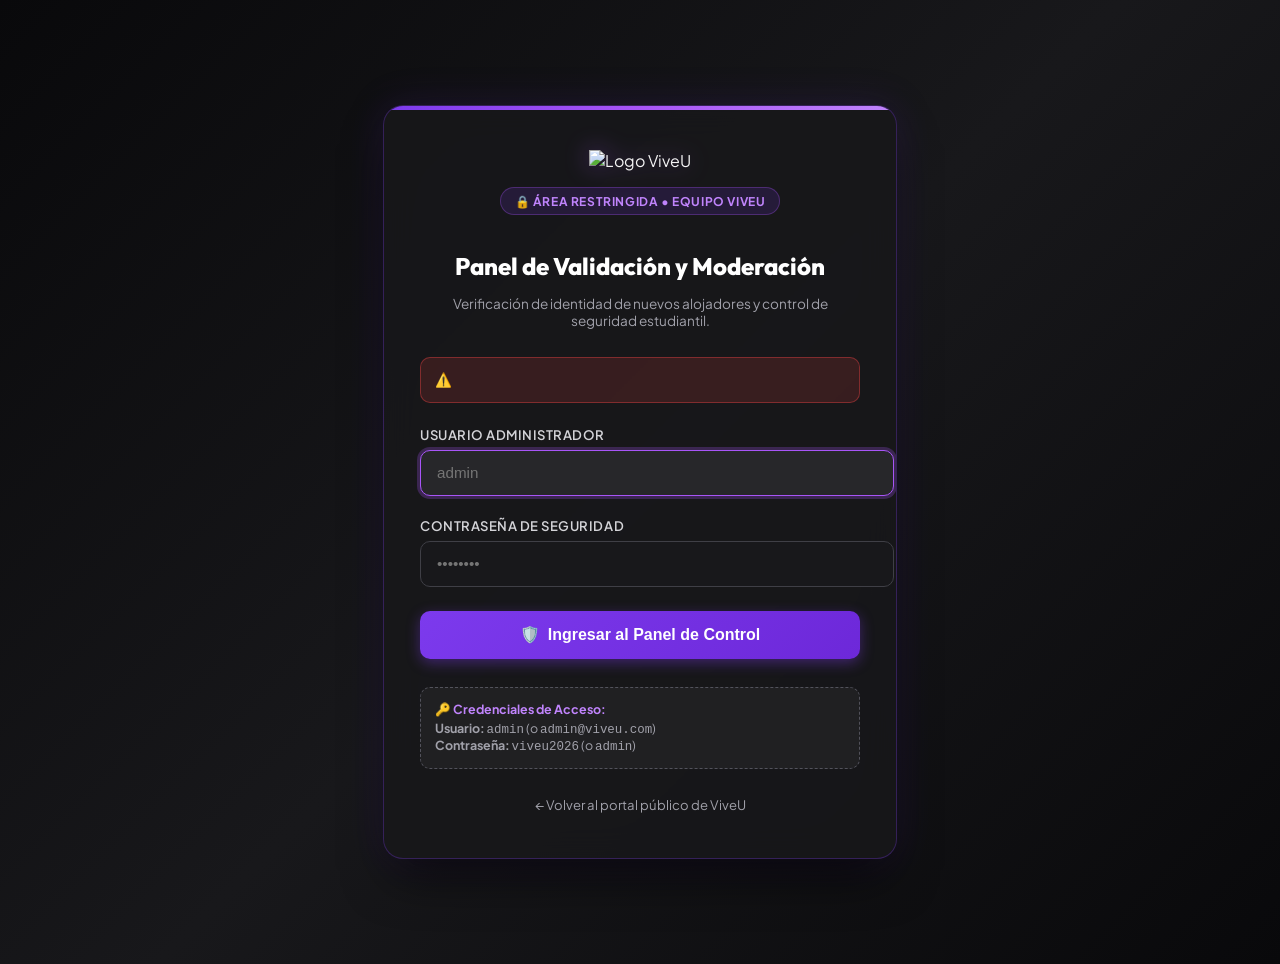
<file: src/main/resources/templates/admin-login.html>
<!DOCTYPE html>
<html lang="es" xmlns:th="http://www.thymeleaf.org">
<head>
    <meta charset="UTF-8">
    <meta name="viewport" content="width=device-width, initial-scale=1.0">
    <title>Acceso Administrativo | ViveU Cartagena</title>
    <link rel="stylesheet" th:href="@{/css/styles.css}">
    <link rel="preconnect" href="https://fonts.googleapis.com">
    <link rel="preconnect" href="https://fonts.gstatic.com" crossorigin>
    <link href="https://fonts.googleapis.com/css2?family=Outfit:wght@400;500;600;700;800;900&family=Plus+Jakarta+Sans:wght@400;500;600;700&display=swap" rel="stylesheet">
    <style>
        body {
            background: linear-gradient(135deg, #09090b 0%, #18181b 50%, #09090b 100%);
            min-height: 100vh;
            display: flex;
            align-items: center;
            justify-content: center;
            padding: 1.5rem;
            color: #f4f4f5;
            font-family: 'Plus Jakarta Sans', sans-serif;
        }
        .admin-card {
            background: rgba(24, 24, 27, 0.85);
            backdrop-filter: blur(16px);
            border: 1px solid rgba(124, 58, 237, 0.3);
            border-radius: 20px;
            padding: 2.75rem 2.25rem;
            width: 100%;
            max-width: 440px;
            box-shadow: 0 25px 50px -12px rgba(0, 0, 0, 0.7), 0 0 40px rgba(124, 58, 237, 0.15);
            text-align: center;
            position: relative;
            overflow: hidden;
        }
        .admin-card::before {
            content: '';
            position: absolute;
            top: 0;
            left: 0;
            right: 0;
            height: 4px;
            background: linear-gradient(90deg, #7c3aed, #a855f7, #c084fc);
        }
        .admin-badge {
            display: inline-flex;
            align-items: center;
            gap: 0.4rem;
            background: rgba(124, 58, 237, 0.15);
            color: #c084fc;
            border: 1px solid rgba(168, 85, 247, 0.3);
            padding: 0.35rem 0.85rem;
            border-radius: 9999px;
            font-size: 0.75rem;
            font-weight: 700;
            text-transform: uppercase;
            letter-spacing: 0.05em;
            margin-bottom: 1.25rem;
        }
        .admin-input {
            background: #18181b;
            border: 1px solid #3f3f46;
            color: #fafafa;
            padding: 0.85rem 1rem;
            border-radius: 10px;
            width: 100%;
            font-size: 0.95rem;
            outline: none;
            transition: all 0.2s;
            margin-top: 0.35rem;
        }
        .admin-input:focus {
            border-color: #a855f7;
            box-shadow: 0 0 0 3px rgba(168, 85, 247, 0.25);
            background: #27272a;
        }
        .admin-btn {
            background: linear-gradient(135deg, #7c3aed 0%, #6d28d9 100%);
            color: #ffffff;
            border: none;
            padding: 0.9rem;
            border-radius: 10px;
            width: 100%;
            font-weight: 700;
            font-size: 1rem;
            cursor: pointer;
            transition: all 0.25s;
            display: flex;
            align-items: center;
            justify-content: center;
            gap: 0.5rem;
            margin-top: 1.5rem;
            box-shadow: 0 4px 14px rgba(124, 58, 237, 0.4);
        }
        .admin-btn:hover {
            transform: translateY(-2px);
            box-shadow: 0 6px 20px rgba(124, 58, 237, 0.6);
            background: linear-gradient(135deg, #8b5cf6 0%, #7c3aed 100%);
        }
    </style>
</head>
<body>

    <div class="admin-card">
        <!-- Logo con reflejo -->
        <div style="margin-bottom: 1rem;">
            <img th:src="@{/images/logo-viveu.png}" alt="Logo ViveU" style="max-height: 48px; filter: drop-shadow(0 0 12px rgba(168, 85, 247, 0.4));">
        </div>

        <div class="admin-badge">
            🔒 Área Restringida • Equipo ViveU
        </div>

        <h1 style="font-family: 'Outfit', sans-serif; font-size: 1.5rem; font-weight: 800; margin-bottom: 0.4rem; color: #ffffff;">
            Panel de Validación y Moderación
        </h1>
        <p style="font-size: 0.85rem; color: #a1a1aa; margin-bottom: 1.75rem;">
            Verificación de identidad de nuevos alojadores y control de seguridad estudiantil.
        </p>

        <!-- Mensaje de error si falla la autenticación -->
        <div th:if="${errorMsg}" style="background: rgba(239, 68, 68, 0.15); border: 1px solid rgba(239, 68, 68, 0.4); color: #fca5a5; padding: 0.85rem; border-radius: 10px; margin-bottom: 1.25rem; font-size: 0.85rem; text-align: left;">
            ⚠️ <span th:text="${errorMsg}"></span>
        </div>

        <form th:action="@{/admin/login}" method="post" style="text-align: left;" autocomplete="off">
            <div style="margin-bottom: 1.15rem;">
                <label style="font-size: 0.82rem; font-weight: 600; color: #d4d4d8; text-transform: uppercase; letter-spacing: 0.04em;">Usuario Administrador</label>
                <input type="text" name="usuario" required placeholder="admin" class="admin-input" autofocus autocomplete="off">
            </div>

            <div style="margin-bottom: 1.25rem;">
                <label style="font-size: 0.82rem; font-weight: 600; color: #d4d4d8; text-transform: uppercase; letter-spacing: 0.04em;">Contraseña de Seguridad</label>
                <input type="password" name="password" required placeholder="••••••••" class="admin-input" autocomplete="new-password">
            </div>

            <button type="submit" class="admin-btn">
                <span>🛡️</span> Ingresar al Panel de Control
            </button>
        </form>

        <!-- Pista de credenciales -->
        <div style="margin-top: 1.75rem; background: rgba(39, 39, 42, 0.6); border: 1px dashed #52525b; border-radius: 10px; padding: 0.85rem; font-size: 0.78rem; color: #a1a1aa; text-align: left;">
            <div style="color: #c084fc; font-weight: 700; margin-bottom: 0.2rem;">🔑 Credenciales de Acceso:</div>
            <div><strong>Usuario:</strong> <code>admin</code> (o <code>admin@viveu.com</code>)</div>
            <div><strong>Contraseña:</strong> <code>viveu2026</code> (o <code>admin</code>)</div>
        </div>

        <div style="margin-top: 1.5rem;">
            <a th:href="@{/}" style="color: #a1a1aa; font-size: 0.82rem; text-decoration: none; transition: color 0.2s;" onmouseover="this.style.color='#f4f4f5'" onmouseout="this.style.color='#a1a1aa'">
                ← Volver al portal público de ViveU
            </a>
        </div>
    </div>

</body>
</html>
</file>
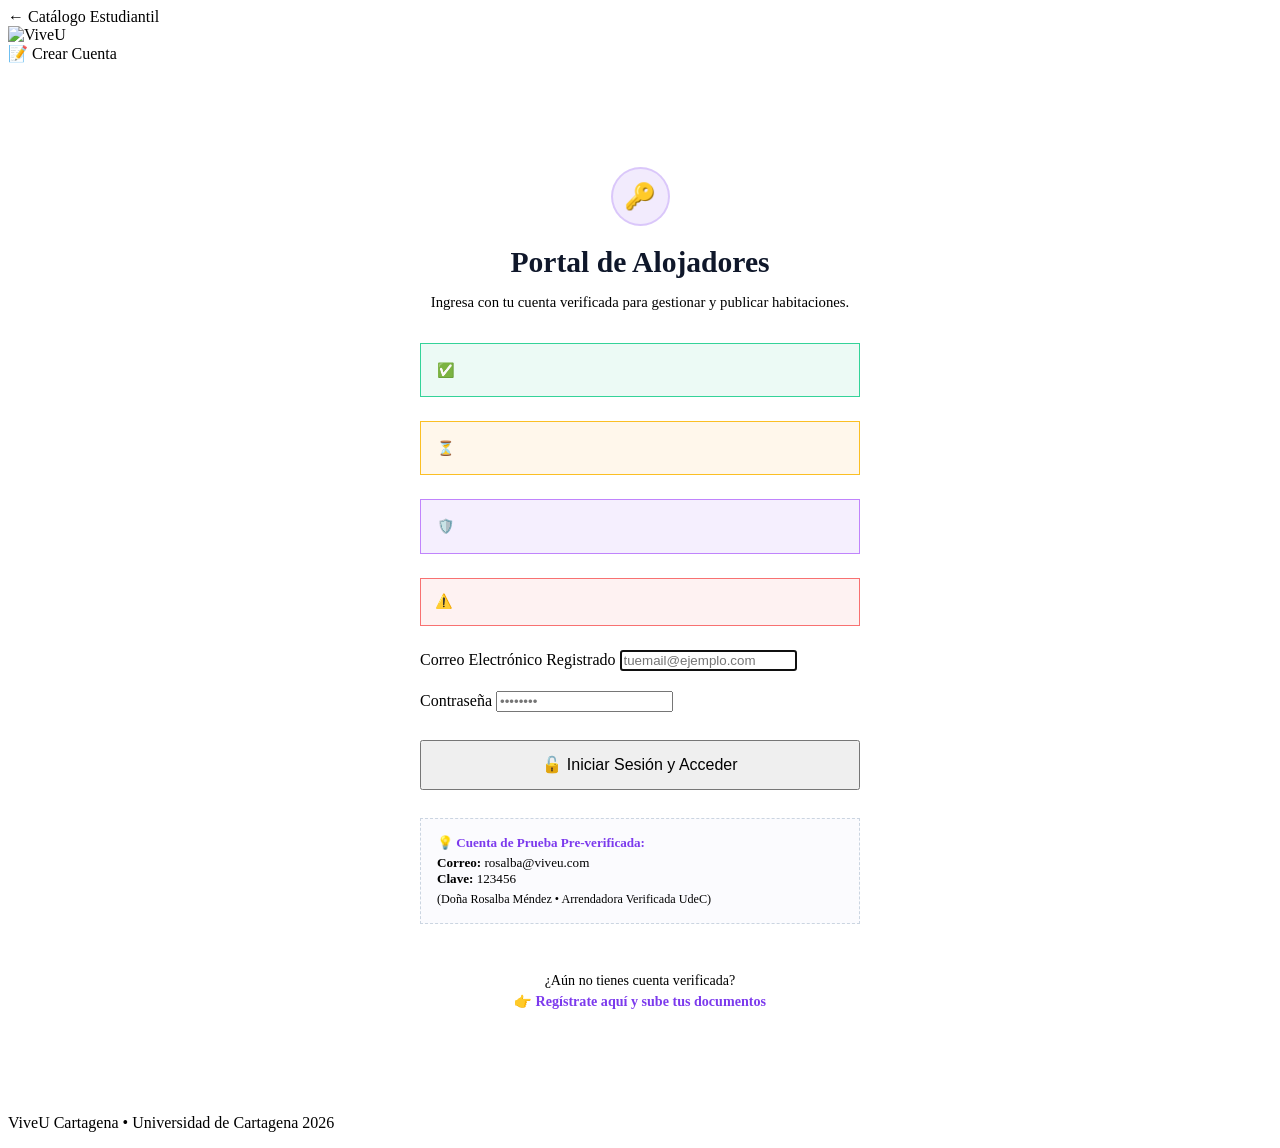
<file: src/main/resources/templates/login.html>
<!DOCTYPE html>
<html lang="es" xmlns:th="http://www.thymeleaf.org">
<head>
    <meta charset="UTF-8">
    <meta name="viewport" content="width=device-width, initial-scale=1.0">
    <title>Iniciar Sesión Alojador | ViveU Cartagena</title>
    <link rel="stylesheet" th:href="@{/css/styles.css}">
</head>
<body>

    <!-- Header con Logo Centrado -->
    <header class="navbar">
        <div class="nav-left">
            <a th:href="@{/}" class="nav-link">← Catálogo Estudiantil</a>
        </div>

        <a th:href="@{/}" class="navbar-brand-centered" title="ViveU - Inicio">
            <img th:src="@{/images/logo-viveu.png}" alt="ViveU" class="brand-logo-img">
        </a>

        <div class="nav-right">
            <a th:href="@{/registro-alojador}" class="btn-primary">📝 Crear Cuenta</a>
        </div>
    </header>

    <main style="max-width: 520px; margin: 4rem auto; padding: 0 1.5rem;">
        
        <div style="background: #ffffff; border: 1px solid var(--border-subtle); border-radius: var(--radius-lg); padding: 2.5rem; box-shadow: var(--shadow-card);">
            
            <div style="text-align: center; margin-bottom: 2rem;">
                <div style="width: 55px; height: 55px; background: rgba(124, 58, 237, 0.1); color: #7c3aed; border-radius: 50%; display: flex; align-items: center; justify-content: center; font-size: 1.6rem; margin: 0 auto 1rem; border: 2px solid rgba(124, 58, 237, 0.2);">
                    🔑
                </div>
                <h1 style="font-size: 1.85rem; font-weight: 800; color: #0f172a; margin-bottom: 0.4rem;">
                    Portal de <span class="gradient-text">Alojadores</span>
                </h1>
                <p style="font-size: 0.92rem; color: var(--text-muted);">
                    Ingresa con tu cuenta verificada para gestionar y publicar habitaciones.
                </p>
            </div>

            <!-- Alerta de éxito (registro enviado) -->
            <div th:if="${successMsg}" style="background: rgba(16, 185, 129, 0.08); border: 1px solid #34d399; color: #065f46; padding: 1rem; border-radius: var(--radius-sm); margin-bottom: 1.5rem; font-size: 0.88rem; line-height: 1.45;">
                ✅ <strong th:text="${successMsg}"></strong>
            </div>

            <!-- Alerta de advertencia (cuenta pendiente) -->
            <div th:if="${warningMsg}" style="background: rgba(245, 158, 11, 0.08); border: 1px solid #fbbf24; color: #92400e; padding: 1rem; border-radius: var(--radius-sm); margin-bottom: 1.5rem; font-size: 0.88rem; line-height: 1.45;">
                ⏳ <strong th:text="${warningMsg}"></strong>
            </div>

            <!-- Alerta informativa si fue redirigido al intentar publicar -->
            <div th:if="${infoMsg}" style="background: rgba(124, 58, 237, 0.08); border: 1px solid #c084fc; color: #581c87; padding: 1rem; border-radius: var(--radius-sm); margin-bottom: 1.5rem; font-size: 0.88rem; line-height: 1.45;">
                🛡️ <strong th:text="${infoMsg}"></strong>
            </div>

            <!-- Alerta de credenciales incorrectas o denegada -->
            <div th:if="${errorMsg}" style="background: #fef2f2; border: 1px solid #f87171; color: #b91c1c; padding: 0.9rem; border-radius: var(--radius-sm); margin-bottom: 1.5rem; font-size: 0.88rem; font-weight: 600;">
                ⚠️ <span th:text="${errorMsg}"></span>
            </div>

            <form th:action="@{/login}" method="post">
                <div class="filter-group" style="margin-bottom: 1.25rem;">
                    <label class="filter-label">Correo Electrónico Registrado</label>
                    <input type="email" name="correo" required placeholder="tuemail@ejemplo.com" class="form-input" autofocus>
                </div>

                <div class="filter-group" style="margin-bottom: 1.75rem;">
                    <label class="filter-label">Contraseña</label>
                    <input type="password" name="password" required placeholder="••••••••" class="form-input">
                </div>

                <button type="submit" class="btn-primary" style="width: 100%; justify-content: center; padding: 0.85rem; font-size: 1rem;">
                    🔓 Iniciar Sesión y Acceder
                </button>
            </form>

            <!-- Acceso rápido de demostración -->
            <div style="margin-top: 1.75rem; background: #fbfbfe; border: 1px dashed #cbd5e1; border-radius: var(--radius-sm); padding: 1rem; font-size: 0.82rem; color: var(--text-sub);">
                <div style="font-weight: 700; color: #7c3aed; margin-bottom: 0.25rem;">💡 Cuenta de Prueba Pre-verificada:</div>
                <div><strong>Correo:</strong> rosalba@viveu.com</div>
                <div><strong>Clave:</strong> 123456</div>
                <div style="margin-top: 0.35rem; color: var(--text-muted); font-size: 0.76rem;">(Doña Rosalba Méndez • Arrendadora Verificada UdeC)</div>
            </div>

            <div style="text-align: center; margin-top: 1.75rem; border-top: 1px solid var(--border-subtle); padding-top: 1.25rem; font-size: 0.88rem; color: var(--text-sub);">
                ¿Aún no tienes cuenta verificada? <br>
                <a th:href="@{/registro-alojador}" style="color: #7c3aed; font-weight: 700; text-decoration: none; margin-top: 0.25rem; display: inline-block;">
                    👉 Regístrate aquí y sube tus documentos
                </a>
            </div>

        </div>

    </main>

    <footer class="footer">
        <p>ViveU Cartagena • Universidad de Cartagena 2026</p>
    </footer>

    <script th:src="@{/js/secret-admin.js}"></script>
</body>
</html>
</file>
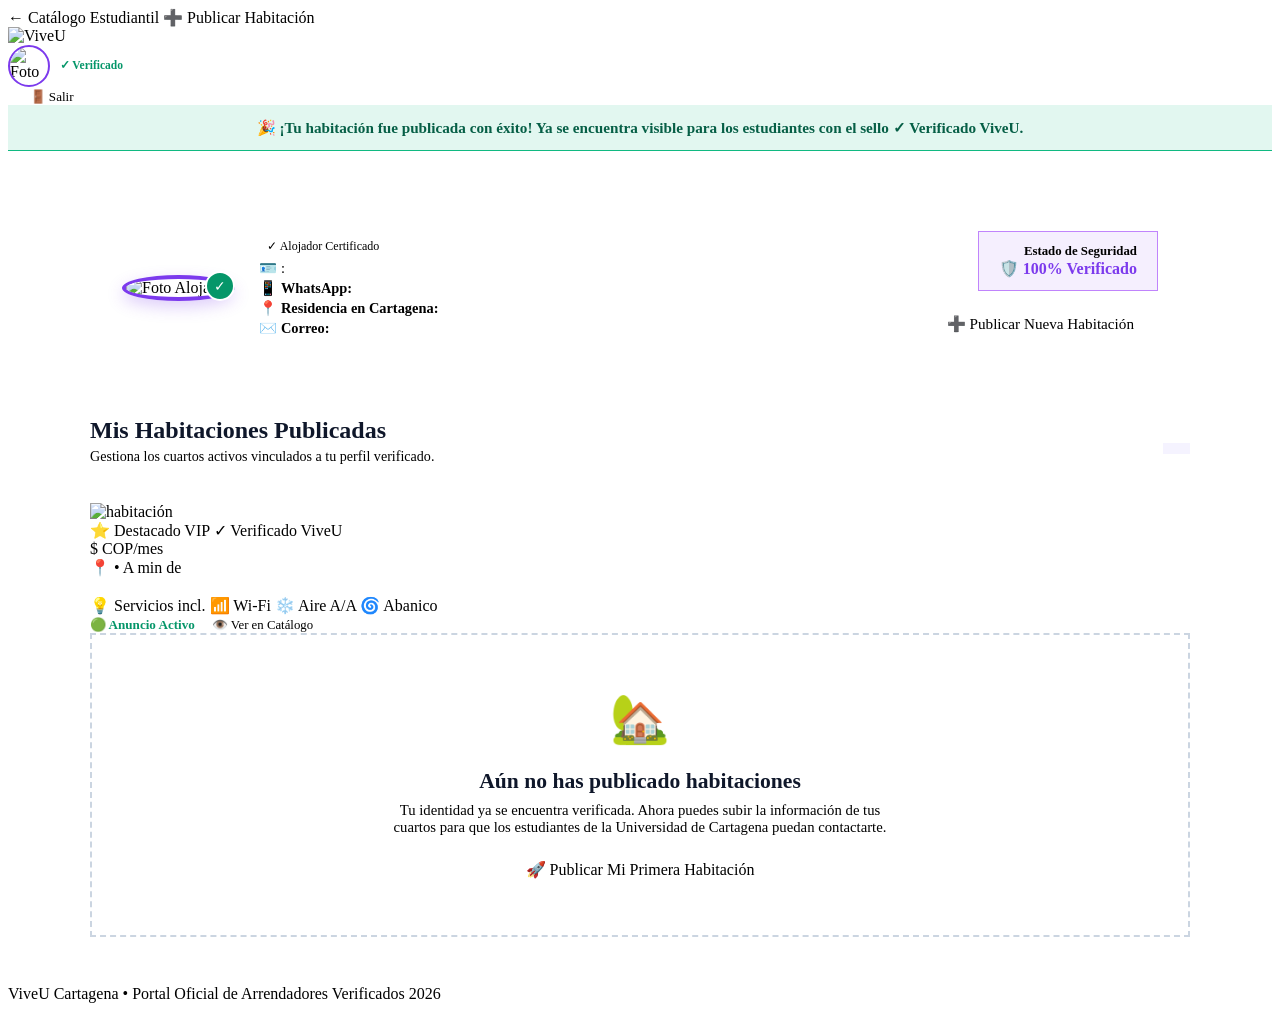
<file: src/main/resources/templates/mis-alojamientos.html>
<!DOCTYPE html>
<html lang="es" xmlns:th="http://www.thymeleaf.org">
<head>
    <meta charset="UTF-8">
    <meta name="viewport" content="width=device-width, initial-scale=1.0">
    <title>Panel de Alojador | ViveU Cartagena</title>
    <link rel="stylesheet" th:href="@{/css/styles.css}">
</head>
<body>

    <!-- Header con Logo Centrado y Estado de Sesión -->
    <header class="navbar">
        <div class="nav-left">
            <a th:href="@{/}" class="nav-link">← Catálogo Estudiantil</a>
            <a th:href="@{/publicar}" class="nav-link">➕ Publicar Habitación</a>
        </div>

        <a th:href="@{/}" class="navbar-brand-centered" title="ViveU - Inicio">
            <img th:src="@{/images/logo-viveu.png}" alt="ViveU" class="brand-logo-img">
        </a>

        <div class="nav-right">
            <div style="display: flex; align-items: center; gap: 0.6rem;">
                <img th:src="${alojadorLogueado.fotoRostroUrl}" alt="Foto Rostro" 
                     style="width: 38px; height: 38px; border-radius: 50%; object-fit: cover; border: 2px solid #7c3aed;">
                <div style="text-align: left; line-height: 1.2;">
                    <strong style="font-size: 0.85rem; color: #0f172a;" th:text="${alojadorLogueado.nombreCompleto}"></strong>
                    <div style="font-size: 0.72rem; color: #059669; font-weight: 700;">✓ Verificado</div>
                </div>
            </div>
            <a th:href="@{/logout}" class="btn-outline" style="padding: 0.45rem 0.85rem; font-size: 0.82rem; margin-left: 0.5rem;">
                🚪 Salir
            </a>
        </div>
    </header>

    <!-- Notificación de bienvenida o publicación exitosa -->
    <div th:if="${param.publicado}" style="background: rgba(16, 185, 129, 0.12); border-bottom: 1px solid #10b981; color: #065f46; text-align: center; padding: 0.85rem; font-size: 0.95rem; font-weight: 600;">
        🎉 ¡Tu habitación fue publicada con éxito! Ya se encuentra visible para los estudiantes con el sello <strong>✓ Verificado ViveU</strong>.
    </div>

    <main style="max-width: 1100px; margin: 3rem auto; padding: 0 1.5rem;">
        
        <!-- TARJETA DEL PERFIL VERIFICADO DEL ALOJADOR -->
        <div style="background: #ffffff; border: 1px solid var(--border-subtle); border-radius: var(--radius-lg); padding: 2rem; box-shadow: var(--shadow-card); margin-bottom: 2.5rem; display: flex; gap: 2rem; align-items: center; justify-content: space-between; flex-wrap: wrap;">
            
            <div style="display: flex; gap: 1.5rem; align-items: center;">
                <div style="position: relative;">
                    <img th:src="${alojadorLogueado.fotoRostroUrl}" alt="Foto Alojador" 
                         style="width: 100px; height: 100px; border-radius: 50%; object-fit: cover; border: 4px solid #7c3aed; box-shadow: 0 6px 16px rgba(124, 58, 237, 0.25);">
                    <span style="position: absolute; bottom: 0; right: 0; background: #059669; color: white; width: 26px; height: 26px; border-radius: 50%; display: flex; align-items: center; justify-content: center; font-size: 14px; border: 2px solid white;">
                        ✓
                    </span>
                </div>

                <div>
                    <div style="display: flex; gap: 0.5rem; align-items: center; margin-bottom: 0.35rem;">
                        <h2 style="font-size: 1.6rem; color: #0f172a; margin: 0;" th:text="${alojadorLogueado.nombreCompleto}"></h2>
                        <span class="badge-verified" style="font-size: 0.75rem;">✓ Alojador Certificado</span>
                    </div>

                    <div style="color: var(--text-sub); font-size: 0.9rem; display: flex; flex-direction: column; gap: 0.2rem;">
                        <div>🪪 <strong th:text="${alojadorLogueado.tipoDocumento}"></strong>: <span th:text="${alojadorLogueado.numeroCedula}"></span></div>
                        <div>📱 <strong>WhatsApp:</strong> <span th:text="${alojadorLogueado.telefonoWhatsapp}"></span></div>
                        <div>📍 <strong>Residencia en Cartagena:</strong> <span th:text="${alojadorLogueado.direccionResidencia}"></span></div>
                        <div>✉️ <strong>Correo:</strong> <span th:text="${alojadorLogueado.correo}"></span></div>
                    </div>
                </div>
            </div>

            <div style="display: flex; flex-direction: column; gap: 0.75rem; align-items: flex-end;">
                <div style="background: rgba(124, 58, 237, 0.08); border: 1px solid #c084fc; border-radius: var(--radius-sm); padding: 0.75rem 1.25rem; text-align: right;">
                    <div style="font-size: 0.8rem; color: var(--text-muted); font-weight: 600;">Estado de Seguridad</div>
                    <div style="font-size: 1rem; font-weight: 800; color: #7c3aed;">🛡️ 100% Verificado</div>
                </div>

                <a th:href="@{/publicar}" class="btn-primary" style="padding: 0.75rem 1.5rem; font-size: 0.95rem;">
                    ➕ Publicar Nueva Habitación
                </a>
            </div>
        </div>

        <!-- LISTADO DE HABITACIONES DEL ALOJADOR -->
        <div style="display: flex; justify-content: space-between; align-items: center; margin-bottom: 1.5rem;">
            <div>
                <h3 style="font-size: 1.5rem; color: #0f172a; margin: 0;">Mis Habitaciones Publicadas</h3>
                <p style="font-size: 0.88rem; color: var(--text-muted); margin-top: 0.25rem;">
                    Gestiona los cuartos activos vinculados a tu perfil verificado.
                </p>
            </div>
            <span style="font-size: 0.95rem; font-weight: 700; color: #7c3aed; background: #f5f3ff; padding: 0.35rem 0.85rem; border-radius: var(--radius-full);"
                  th:text="${totalMisAlojamientos + ' alojamiento(s)'}"></span>
        </div>

        <!-- Si tiene habitaciones -->
        <div th:if="${!misAlojamientos.isEmpty()}" class="cards-grid">
            <div th:each="a : ${misAlojamientos}" class="alojamiento-card">
                <div class="card-image-wrap">
                    <img th:src="${a.imagenUrl}" class="card-image" alt="habitación">
                    <div class="card-badges">
                        <span th:if="${a.destacado}" class="badge-featured">⭐ Destacado VIP</span>
                        <span class="badge-verified">✓ Verificado ViveU</span>
                    </div>
                    <div class="card-price-tag">
                        $<span th:text="${#numbers.formatDecimal(a.precioMensual, 0, 'POINT', 0, 'COMMA')}"></span>
                        <span>COP/mes</span>
                    </div>
                </div>

                <div class="card-content">
                    <div class="card-location">
                        📍 <span th:text="${a.sector}"></span> • A <span th:text="${a.distanciaMinutos}"></span> min de <span th:text="${a.sedeCercana}"></span>
                    </div>
                    <h3 class="card-title" th:text="${a.titulo}"></h3>
                    <p class="card-desc" th:text="${a.descripcion}"></p>

                    <div class="card-amenities">
                        <span class="amenity-pill" th:text="${a.tipoHabitacion}"></span>
                        <span th:if="${a.incluyeServicios}" class="amenity-pill">💡 Servicios incl.</span>
                        <span th:if="${a.wifiFibraOptica}" class="amenity-pill">📶 Wi-Fi</span>
                        <span th:if="${a.aireAcondicionado}" class="amenity-pill">❄️ Aire A/A</span>
                        <span th:if="${a.abanico}" class="amenity-pill">🌀 Abanico</span>
                    </div>

                    <div class="card-footer">
                        <span style="font-size: 0.82rem; color: #059669; font-weight: 700;">🟢 Anuncio Activo</span>
                        <a th:href="@{/}" class="btn-outline" style="padding: 0.4rem 0.8rem; font-size: 0.8rem;">
                            👁️ Ver en Catálogo
                        </a>
                    </div>
                </div>
            </div>
        </div>

        <!-- Si aún no tiene habitaciones publicadas -->
        <div th:if="${misAlojamientos.isEmpty()}" 
             style="background: #ffffff; border: 2px dashed #cbd5e1; border-radius: var(--radius-lg); padding: 3.5rem 2rem; text-align: center;">
            <div style="font-size: 3rem; margin-bottom: 0.75rem;">🏡</div>
            <h3 style="font-size: 1.35rem; color: #0f172a; margin-bottom: 0.5rem;">Aún no has publicado habitaciones</h3>
            <p style="color: var(--text-muted); max-width: 500px; margin: 0 auto 1.5rem; font-size: 0.92rem;">
                Tu identidad ya se encuentra verificada. Ahora puedes subir la información de tus cuartos para que los estudiantes de la Universidad de Cartagena puedan contactarte.
            </p>
            <a th:href="@{/publicar}" class="btn-primary" style="padding: 0.85rem 1.75rem; font-size: 1rem;">
                🚀 Publicar Mi Primera Habitación
            </a>
        </div>

    </main>

    <footer class="footer">
        <p>ViveU Cartagena • Portal Oficial de Arrendadores Verificados 2026</p>
    </footer>

    <script th:src="@{/js/secret-admin.js}"></script>
</body>
</html>
</file>
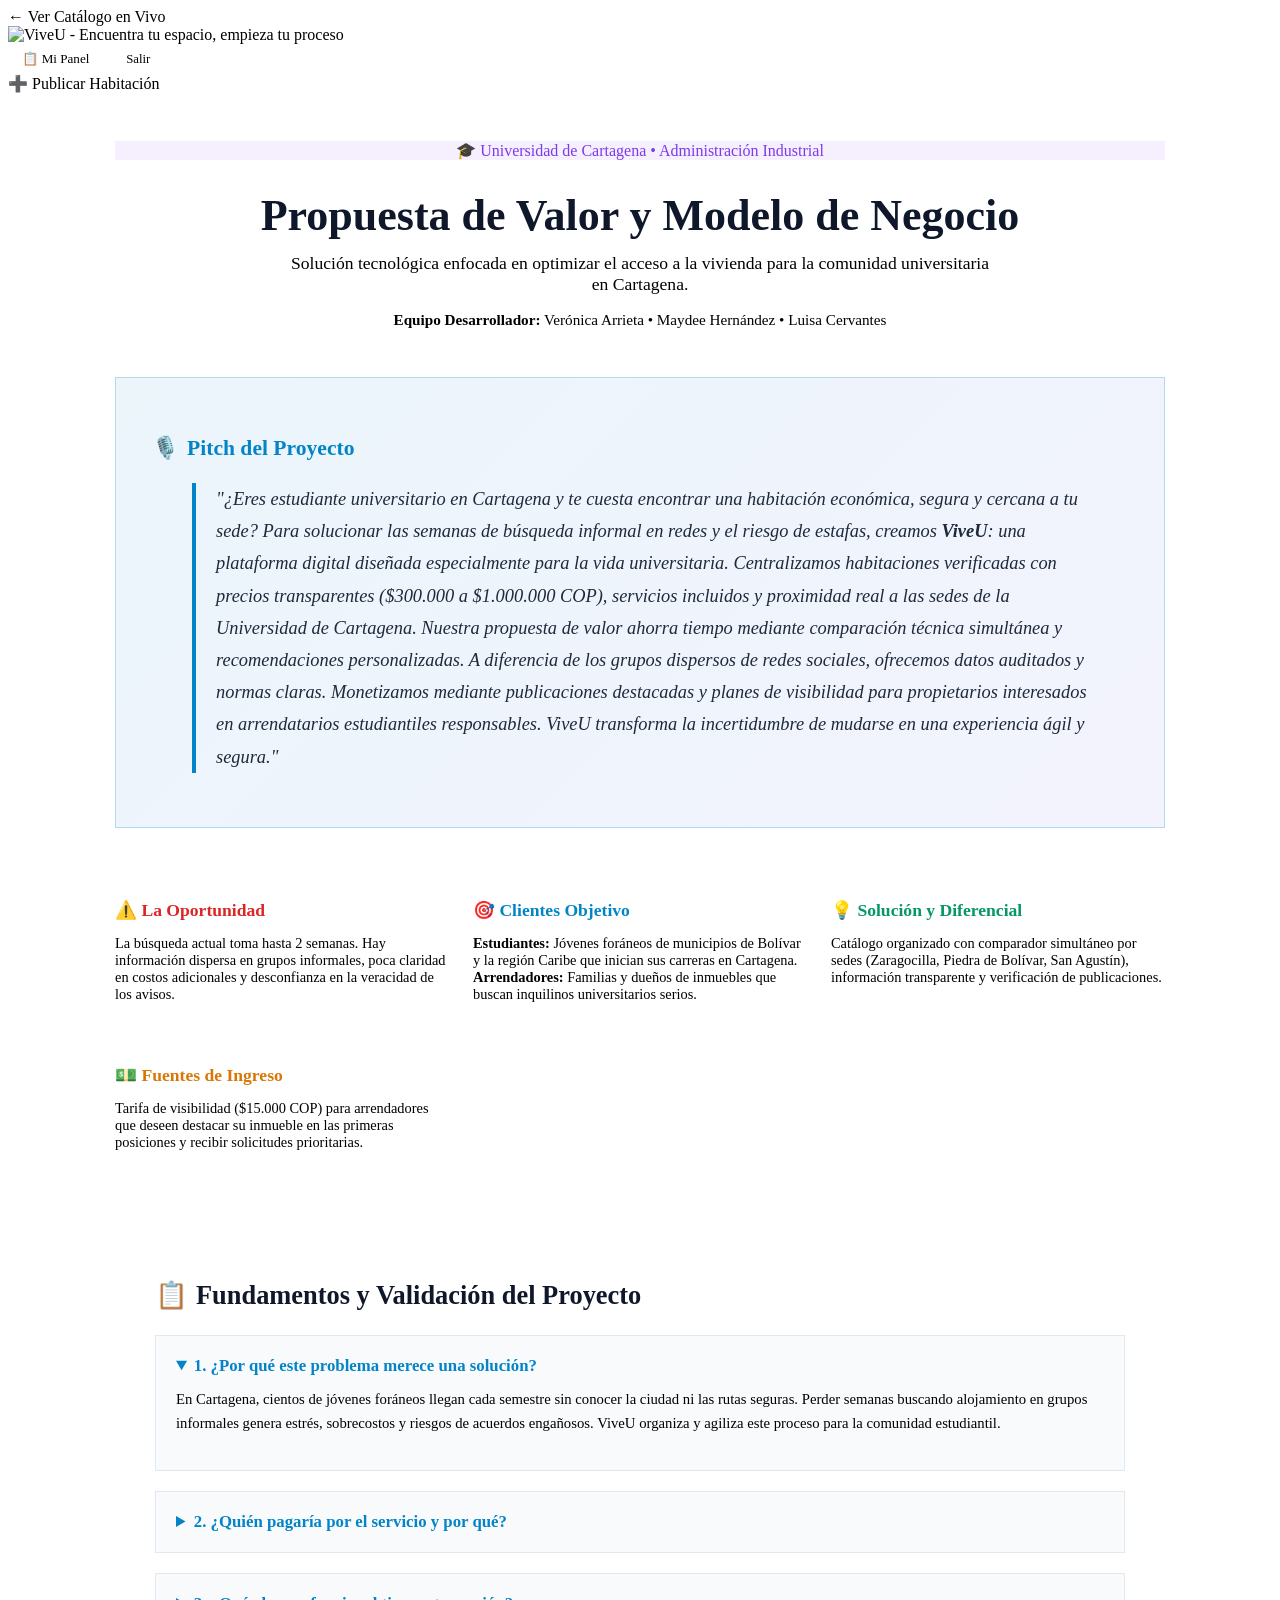
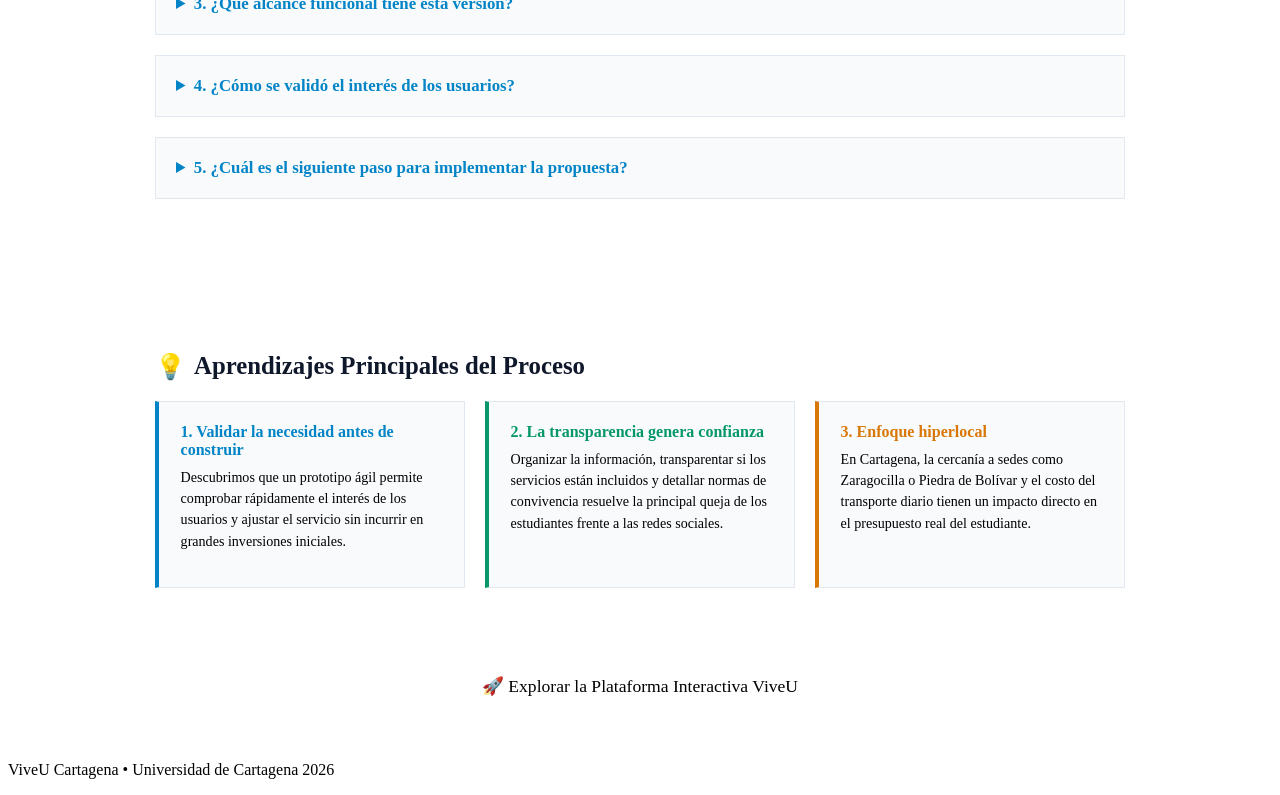
<file: src/main/resources/templates/sharktank.html>
<!DOCTYPE html>
<html lang="es" xmlns:th="http://www.thymeleaf.org">
<head>
    <meta charset="UTF-8">
    <meta name="viewport" content="width=device-width, initial-scale=1.0">
    <title>Modelo de Negocio | ViveU Cartagena</title>
    <link rel="stylesheet" th:href="@{/css/styles.css}">
</head>
<body>

    <!-- Barra de Navegación con Logo Centrado y Protagonista -->
    <header class="navbar">
        <div class="nav-left">
            <a th:href="@{/}" class="nav-link">← Ver Catálogo en Vivo</a>
        </div>

        <a th:href="@{/}" class="navbar-brand-centered" title="ViveU - Inicio">
            <img th:src="@{/images/logo-viveu.png}" alt="ViveU - Encuentra tu espacio, empieza tu proceso" class="brand-logo-img">
        </a>

        <div class="nav-right">
            <div th:if="${alojadorLogueado != null}" style="display: flex; align-items: center; gap: 0.6rem;">
                <a th:href="@{/mis-alojamientos}" class="btn-primary" style="padding: 0.45rem 0.9rem; font-size: 0.82rem;">📋 Mi Panel</a>
                <a th:href="@{/logout}" class="btn-outline" style="padding: 0.4rem 0.8rem; font-size: 0.8rem;">Salir</a>
            </div>
            <div th:if="${alojadorLogueado == null}">
                <a th:href="@{/publicar}" class="btn-primary">➕ Publicar Habitación</a>
            </div>
        </div>
    </header>

    <main style="max-width: 1050px; margin: 3rem auto; padding: 0 1.5rem;">
        
        <!-- Header del Proyecto -->
        <div style="text-align: center; margin-bottom: 3rem;">
            <div class="hero-pill" style="background: rgba(124, 58, 237, 0.08); border-color: var(--primary); color: #7c3aed;">
                🎓 Universidad de Cartagena • Administración Industrial
            </div>
            <h1 style="font-size: 2.75rem; font-weight: 800; color: #0f172a; margin-bottom: 0.75rem;">
                Propuesta de Valor y <span class="gradient-text">Modelo de Negocio</span>
            </h1>
            <p style="color: var(--text-muted); font-size: 1.1rem; max-width: 700px; margin: 0 auto;">
                Solución tecnológica enfocada en optimizar el acceso a la vivienda para la comunidad universitaria en Cartagena.
            </p>
            <div style="margin-top: 1rem; color: var(--text-sub); font-size: 0.95rem;">
                <strong>Equipo Desarrollador:</strong> Verónica Arrieta • Maydee Hernández • Luisa Cervantes
            </div>
        </div>

        <!-- 1. El Pitch de la Iniciativa -->
        <div style="background: linear-gradient(135deg, rgba(2, 132, 199, 0.08), rgba(99, 102, 241, 0.08)); border: 1px solid rgba(2, 132, 199, 0.25); border-radius: var(--radius-lg); padding: 2.25rem; margin-bottom: 3rem; box-shadow: var(--shadow-card);">
            <div style="margin-bottom: 1rem;">
                <h3 style="color: #0284c7; font-size: 1.35rem; display: flex; align-items: center; gap: 0.5rem; font-weight: 800;">
                    <span>🎙️</span> Pitch del Proyecto
                </h3>
            </div>
            <blockquote style="font-size: 1.15rem; font-style: italic; line-height: 1.75; color: #1e293b; border-left: 4px solid #0284c7; padding-left: 1.25rem;">
                "¿Eres estudiante universitario en Cartagena y te cuesta encontrar una habitación económica, segura y cercana a tu sede? Para solucionar las semanas de búsqueda informal en redes y el riesgo de estafas, creamos <strong>ViveU</strong>: una plataforma digital diseñada especialmente para la vida universitaria. Centralizamos habitaciones verificadas con precios transparentes ($300.000 a $1.000.000 COP), servicios incluidos y proximidad real a las sedes de la Universidad de Cartagena. Nuestra propuesta de valor ahorra tiempo mediante comparación técnica simultánea y recomendaciones personalizadas. A diferencia de los grupos dispersos de redes sociales, ofrecemos datos auditados y normas claras. Monetizamos mediante publicaciones destacadas y planes de visibilidad para propietarios interesados en arrendatarios estudiantiles responsables. ViveU transforma la incertidumbre de mudarse en una experiencia ágil y segura."
            </blockquote>
        </div>

        <!-- 2. Matriz de Síntesis del Negocio -->
        <div style="display: grid; grid-template-columns: repeat(auto-fit, minmax(280px, 1fr)); gap: 1.5rem; margin-bottom: 3rem;">
            <div class="metric-card">
                <h4 style="color: #dc2626; font-size: 1.1rem; margin-bottom: 0.5rem;">⚠️ La Oportunidad</h4>
                <p style="font-size: 0.9rem; color: var(--text-sub);">
                    La búsqueda actual toma hasta 2 semanas. Hay información dispersa en grupos informales, poca claridad en costos adicionales y desconfianza en la veracidad de los avisos.
                </p>
            </div>
            <div class="metric-card">
                <h4 style="color: #0284c7; font-size: 1.1rem; margin-bottom: 0.5rem;">🎯 Clientes Objetivo</h4>
                <p style="font-size: 0.9rem; color: var(--text-sub);">
                    <strong>Estudiantes:</strong> Jóvenes foráneos de municipios de Bolívar y la región Caribe que inician sus carreras en Cartagena.<br>
                    <strong>Arrendadores:</strong> Familias y dueños de inmuebles que buscan inquilinos universitarios serios.
                </p>
            </div>
            <div class="metric-card">
                <h4 style="color: #059669; font-size: 1.1rem; margin-bottom: 0.5rem;">💡 Solución y Diferencial</h4>
                <p style="font-size: 0.9rem; color: var(--text-sub);">
                    Catálogo organizado con comparador simultáneo por sedes (Zaragocilla, Piedra de Bolívar, San Agustín), información transparente y verificación de publicaciones.
                </p>
            </div>
            <div class="metric-card">
                <h4 style="color: #d97706; font-size: 1.1rem; margin-bottom: 0.5rem;">💵 Fuentes de Ingreso</h4>
                <p style="font-size: 0.9rem; color: var(--text-sub);">
                    Tarifa de visibilidad ($15.000 COP) para arrendadores que deseen destacar su inmueble en las primeras posiciones y recibir solicitudes prioritarias.
                </p>
            </div>
        </div>

        <!-- 3. Preguntas de Validación del Negocio -->
        <section style="background: #ffffff; border: 1px solid var(--border-subtle); border-radius: var(--radius-lg); padding: 2.5rem; margin-bottom: 3rem; box-shadow: var(--shadow-card);">
            <h3 style="color: #0f172a; font-size: 1.65rem; margin-bottom: 1.5rem; display: flex; align-items: center; gap: 0.5rem; font-weight: 800;">
                <span>📋</span> Fundamentos y Validación del Proyecto
            </h3>

            <div style="display: flex; flex-direction: column; gap: 1.25rem;">
                
                <details style="background: #f8fafc; padding: 1.25rem; border-radius: var(--radius-md); border: 1px solid #e2e8f0;" open>
                    <summary style="font-weight: 700; color: #0284c7; cursor: pointer; font-size: 1.05rem;">
                        1. ¿Por qué este problema merece una solución?
                    </summary>
                    <p style="color: var(--text-sub); margin-top: 0.75rem; font-size: 0.92rem; line-height: 1.6;">
                        En Cartagena, cientos de jóvenes foráneos llegan cada semestre sin conocer la ciudad ni las rutas seguras. Perder semanas buscando alojamiento en grupos informales genera estrés, sobrecostos y riesgos de acuerdos engañosos. ViveU organiza y agiliza este proceso para la comunidad estudiantil.
                    </p>
                </details>

                <details style="background: #f8fafc; padding: 1.25rem; border-radius: var(--radius-md); border: 1px solid #e2e8f0;">
                    <summary style="font-weight: 700; color: #0284c7; cursor: pointer; font-size: 1.05rem;">
                        2. ¿Quién pagaría por el servicio y por qué?
                    </summary>
                    <p style="color: var(--text-sub); margin-top: 0.75rem; font-size: 0.92rem; line-height: 1.6;">
                        Los <strong>propietarios y arrendadores</strong>. Una habitación vacía durante un mes genera pérdidas considerables. Contar con un canal directo para llegar a estudiantes calificados hace que una tarifa accesible de publicación destacada resulte muy atractiva.
                    </p>
                </details>

                <details style="background: #f8fafc; padding: 1.25rem; border-radius: var(--radius-md); border: 1px solid #e2e8f0;">
                    <summary style="font-weight: 700; color: #0284c7; cursor: pointer; font-size: 1.05rem;">
                        3. ¿Qué alcance funcional tiene esta versión?
                    </summary>
                    <p style="color: var(--text-sub); margin-top: 0.75rem; font-size: 0.92rem; line-height: 1.6;">
                        El prototipo web integra la base de datos de habitaciones en sectores universitarios de Cartagena, el sistema de filtros por sede y presupuesto, la herramienta de comparación en paralelo y la calculadora de costos de transporte. El contacto con el propietario se canaliza directamente vía WhatsApp.
                    </p>
                </details>

                <details style="background: #f8fafc; padding: 1.25rem; border-radius: var(--radius-md); border: 1px solid #e2e8f0;">
                    <summary style="font-weight: 700; color: #0284c7; cursor: pointer; font-size: 1.05rem;">
                        4. ¿Cómo se validó el interés de los usuarios?
                    </summary>
                    <p style="color: var(--text-sub); margin-top: 0.75rem; font-size: 0.92rem; line-height: 1.6;">
                        Mediante encuestas a estudiantes que vivieron la experiencia de buscar cuarto en Cartagena, identificando que el precio ($300k - $1M COP), la seguridad del sector y la cercanía a las sedes son los factores decisivos para elegir un lugar.
                    </p>
                </details>

                <details style="background: #f8fafc; padding: 1.25rem; border-radius: var(--radius-md); border: 1px solid #e2e8f0;">
                    <summary style="font-weight: 700; color: #0284c7; cursor: pointer; font-size: 1.05rem;">
                        5. ¿Cuál es el siguiente paso para implementar la propuesta?
                    </summary>
                    <p style="color: var(--text-sub); margin-top: 0.75rem; font-size: 0.92rem; line-height: 1.6;">
                        Realizar una prueba piloto en barrios aledaños como Zaragocilla y Los Cerros con los primeros arrendadores aliados y presentar la herramienta a estudiantes de nuevo ingreso en la semana de inducción.
                    </p>
                </details>

            </div>
        </section>

        <!-- 4. Aprendizajes del Proyecto -->
        <section style="background: #ffffff; border: 1px solid var(--border-subtle); border-radius: var(--radius-lg); padding: 2.5rem; margin-bottom: 3rem; box-shadow: var(--shadow-card);">
            <h3 style="color: #0f172a; font-size: 1.55rem; margin-bottom: 1.25rem; display: flex; align-items: center; gap: 0.5rem; font-weight: 800;">
                <span>💡</span> Aprendizajes Principales del Proceso
            </h3>
            
            <div style="display: grid; grid-template-columns: repeat(auto-fit, minmax(280px, 1fr)); gap: 1.25rem;">
                <div style="background: #f8fafc; padding: 1.35rem; border-radius: var(--radius-md); border: 1px solid #e2e8f0; border-left: 4px solid #0284c7;">
                    <strong style="color: #0284c7; font-size: 1rem;">1. Validar la necesidad antes de construir</strong>
                    <p style="color: var(--text-sub); font-size: 0.88rem; margin-top: 0.5rem; line-height: 1.5;">
                        Descubrimos que un prototipo ágil permite comprobar rápidamente el interés de los usuarios y ajustar el servicio sin incurrir en grandes inversiones iniciales.
                    </p>
                </div>

                <div style="background: #f8fafc; padding: 1.35rem; border-radius: var(--radius-md); border: 1px solid #e2e8f0; border-left: 4px solid #059669;">
                    <strong style="color: #059669; font-size: 1rem;">2. La transparencia genera confianza</strong>
                    <p style="color: var(--text-sub); font-size: 0.88rem; margin-top: 0.5rem; line-height: 1.5;">
                        Organizar la información, transparentar si los servicios están incluidos y detallar normas de convivencia resuelve la principal queja de los estudiantes frente a las redes sociales.
                    </p>
                </div>

                <div style="background: #f8fafc; padding: 1.35rem; border-radius: var(--radius-md); border: 1px solid #e2e8f0; border-left: 4px solid #d97706;">
                    <strong style="color: #d97706; font-size: 1rem;">3. Enfoque hiperlocal</strong>
                    <p style="color: var(--text-sub); font-size: 0.88rem; margin-top: 0.5rem; line-height: 1.5;">
                        En Cartagena, la cercanía a sedes como Zaragocilla o Piedra de Bolívar y el costo del transporte diario tienen un impacto directo en el presupuesto real del estudiante.
                    </p>
                </div>
            </div>
        </section>

        <!-- CTA volver -->
        <div style="text-align: center; margin-bottom: 4rem;">
            <a th:href="@{/}" class="btn-primary" style="padding: 1rem 2rem; font-size: 1.1rem;">
                🚀 Explorar la Plataforma Interactiva ViveU
            </a>
        </div>

    </main>

    <footer class="footer">
        <p>ViveU Cartagena • Universidad de Cartagena 2026</p>
    </footer>

    <script th:src="@{/js/secret-admin.js}"></script>
</body>
</html>
</file>
